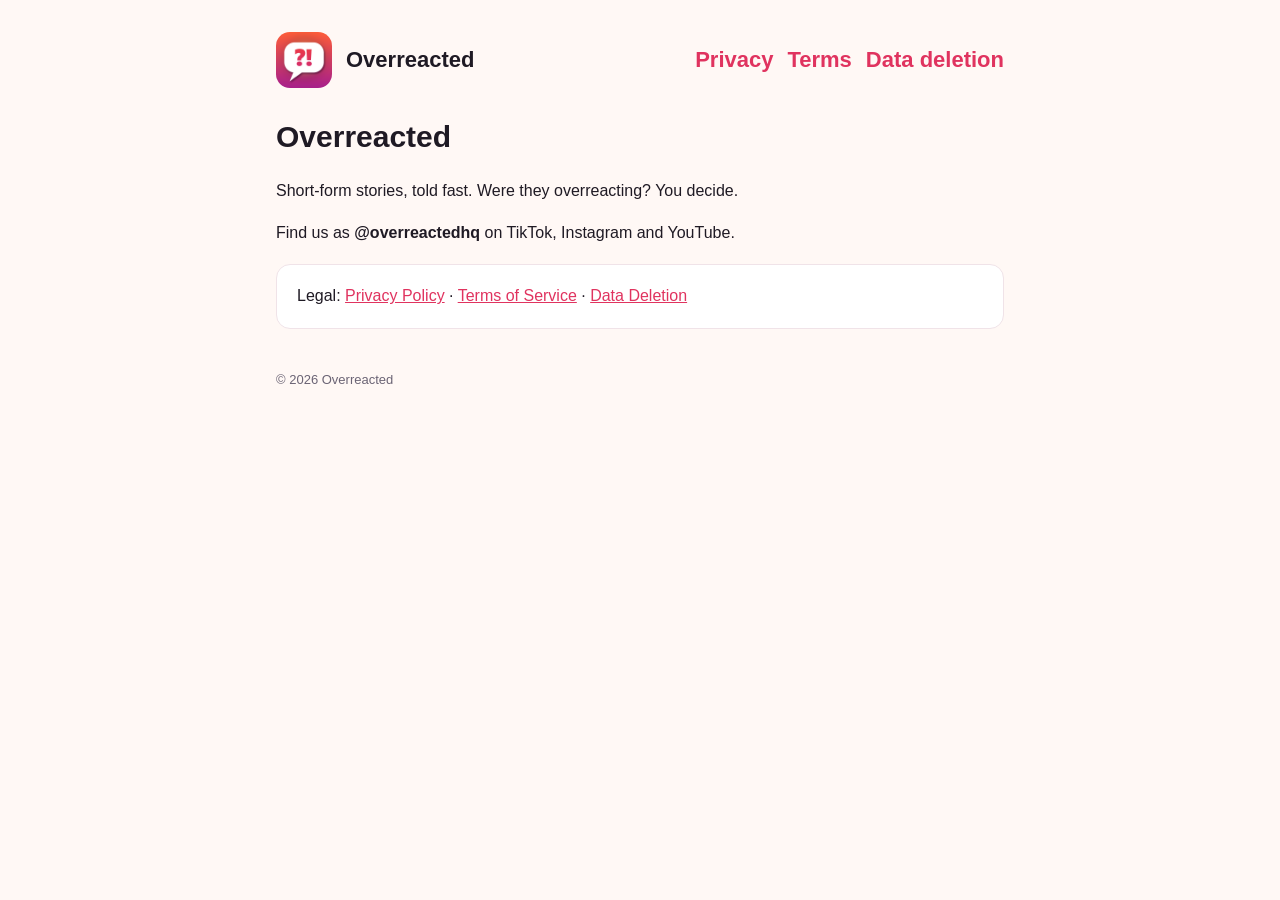
<file: index.html>
<!doctype html>
<html lang="en">
<head>
<meta charset="utf-8"><meta name="viewport" content="width=device-width, initial-scale=1">
<title>Overreacted</title>
<link rel="stylesheet" href="style.css"><link rel="icon" href="icon.png">
</head>
<body><main>
<header><img src="icon.png" alt=""><a href="index.html">Overreacted</a>
<nav><a href="privacy.html">Privacy</a><a href="terms.html">Terms</a><a href="data-deletion.html">Data deletion</a></nav></header>
<h1>Overreacted</h1>
<p>Short-form stories, told fast. Were they overreacting? You decide.</p>
<p>Find us as <b>@overreactedhq</b> on TikTok, Instagram and YouTube.</p>
<div class="card">
<p style="margin:0">Legal: <a href="privacy.html">Privacy Policy</a> · <a href="terms.html">Terms of Service</a> · <a href="data-deletion.html">Data Deletion</a></p>
</div>
<footer>© 2026 Overreacted</footer>
</main></body>
</html>
</file>
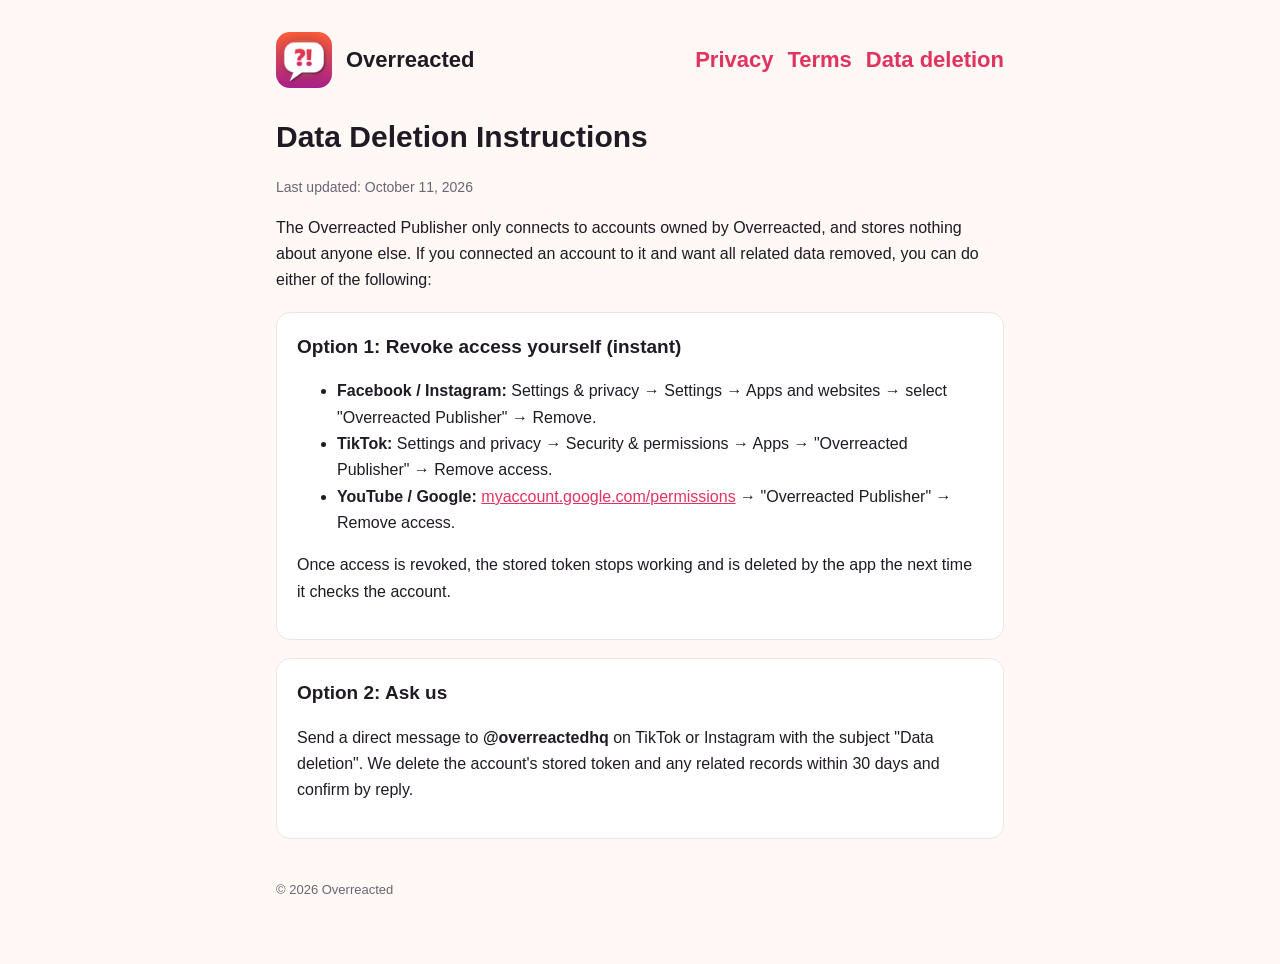
<file: data-deletion.html>
<!doctype html>
<html lang="en">
<head>
<meta charset="utf-8"><meta name="viewport" content="width=device-width, initial-scale=1">
<title>Data Deletion · Overreacted</title>
<link rel="stylesheet" href="style.css"><link rel="icon" href="icon.png">
</head>
<body><main>
<header><img src="icon.png" alt=""><a href="index.html">Overreacted</a>
<nav><a href="privacy.html">Privacy</a><a href="terms.html">Terms</a><a href="data-deletion.html">Data deletion</a></nav></header>

<h1>Data Deletion Instructions</h1>
<p class="updated">Last updated: October 11, 2026</p>

<p>The Overreacted Publisher only connects to accounts owned by Overreacted, and stores nothing about anyone else. If you
connected an account to it and want all related data removed, you can do either of the following:</p>

<div class="card">
<h2 style="margin-top:0">Option 1: Revoke access yourself (instant)</h2>
<ul>
<li><b>Facebook / Instagram:</b> Settings &amp; privacy → Settings → Apps and websites → select "Overreacted Publisher" → Remove.</li>
<li><b>TikTok:</b> Settings and privacy → Security &amp; permissions → Apps → "Overreacted Publisher" → Remove access.</li>
<li><b>YouTube / Google:</b> <a href="https://myaccount.google.com/permissions">myaccount.google.com/permissions</a> → "Overreacted Publisher" → Remove access.</li>
</ul>
<p>Once access is revoked, the stored token stops working and is deleted by the app the next time it checks the account.</p>
</div>

<div class="card">
<h2 style="margin-top:0">Option 2: Ask us</h2>
<p>Send a direct message to <b>@overreactedhq</b> on TikTok or Instagram with the subject "Data deletion". We delete the
account's stored token and any related records within 30 days and confirm by reply.</p>
</div>

<footer>© 2026 Overreacted</footer>
</main></body>
</html>
</file>
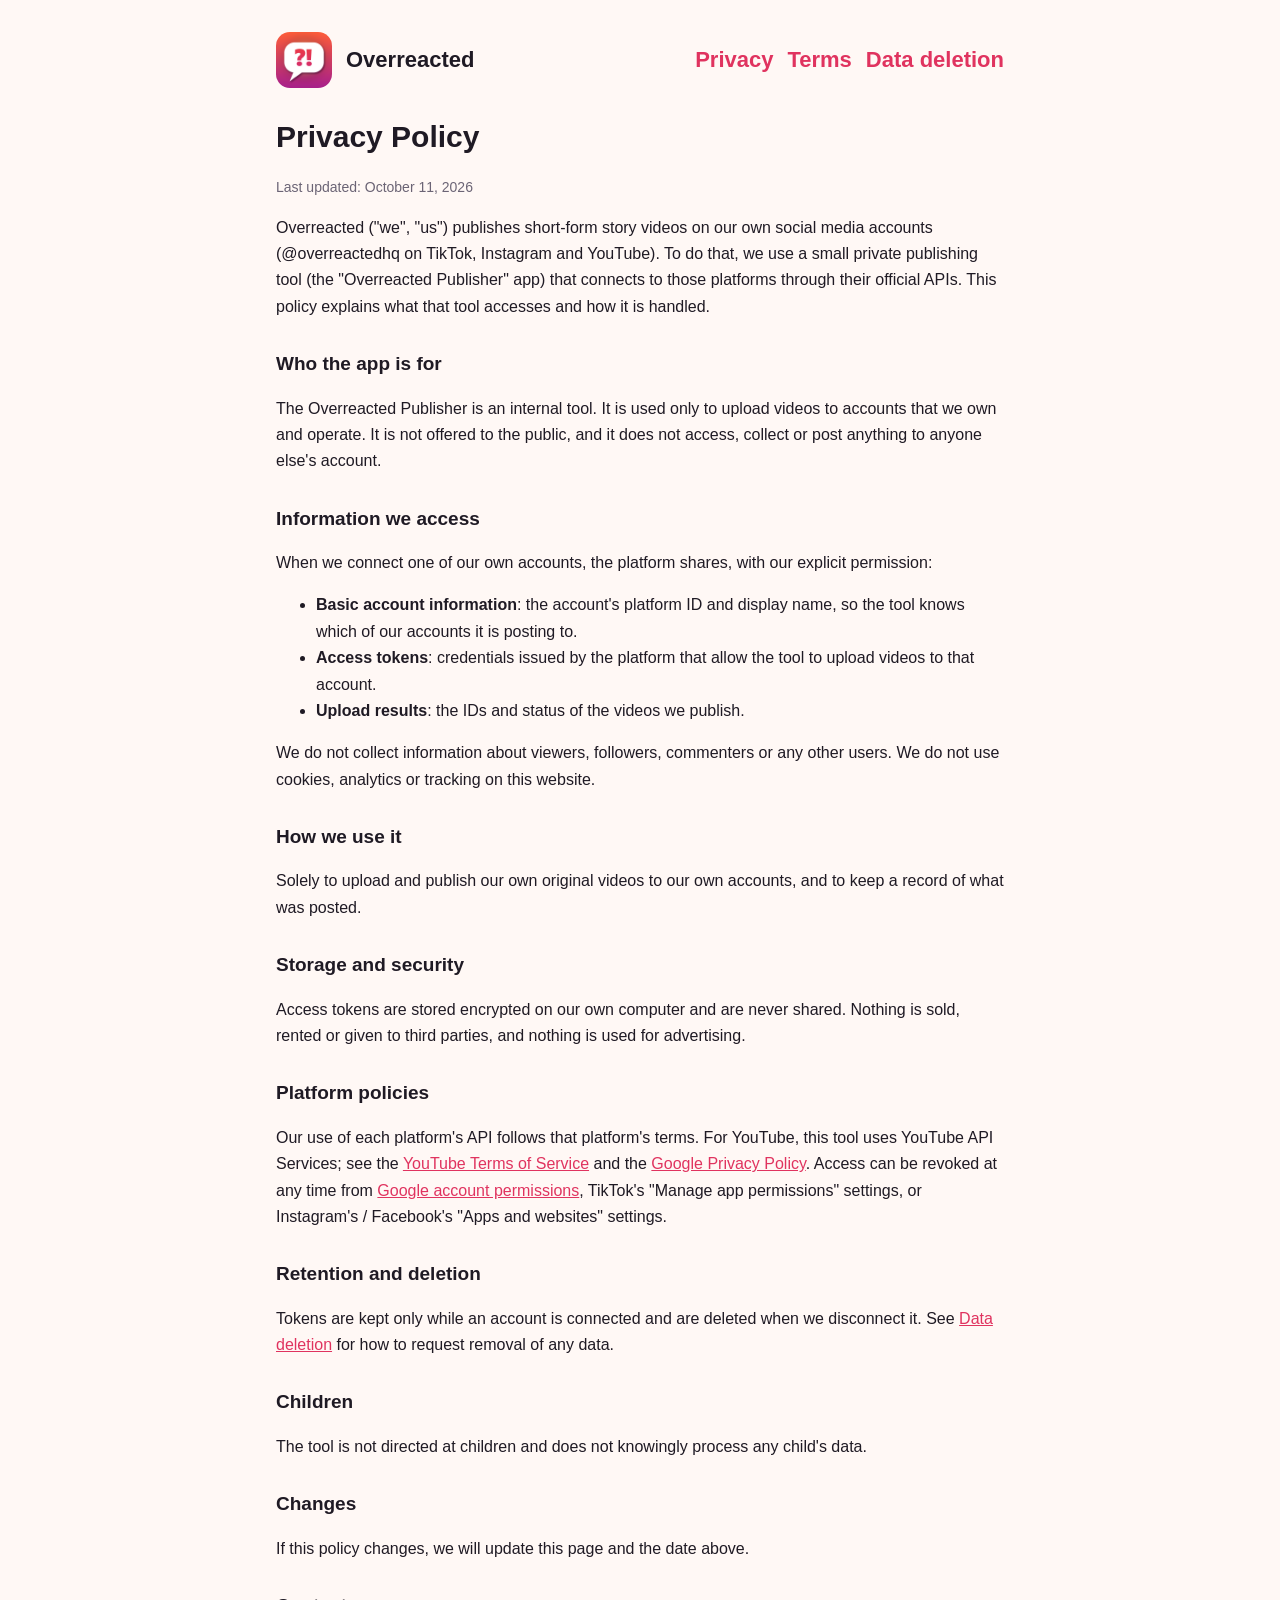
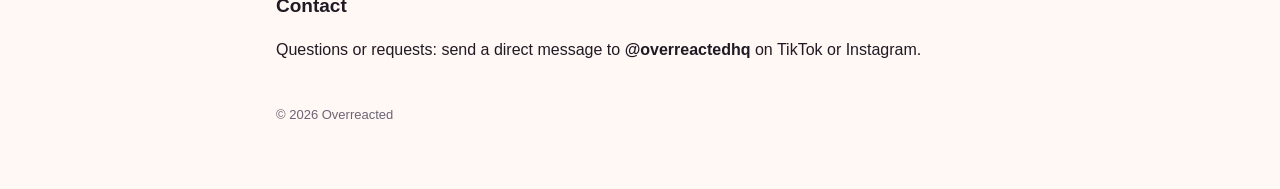
<file: privacy.html>
<!doctype html>
<html lang="en">
<head>
<meta charset="utf-8"><meta name="viewport" content="width=device-width, initial-scale=1">
<title>Privacy Policy · Overreacted</title>
<link rel="stylesheet" href="style.css"><link rel="icon" href="icon.png">
</head>
<body><main>
<header><img src="icon.png" alt=""><a href="index.html">Overreacted</a>
<nav><a href="privacy.html">Privacy</a><a href="terms.html">Terms</a><a href="data-deletion.html">Data deletion</a></nav></header>

<h1>Privacy Policy</h1>
<p class="updated">Last updated: October 11, 2026</p>

<p>Overreacted ("we", "us") publishes short-form story videos on our own social media accounts (@overreactedhq on TikTok,
Instagram and YouTube). To do that, we use a small private publishing tool (the "Overreacted Publisher" app) that connects to
those platforms through their official APIs. This policy explains what that tool accesses and how it is handled.</p>

<h2>Who the app is for</h2>
<p>The Overreacted Publisher is an internal tool. It is used only to upload videos to accounts that we own and operate. It is
not offered to the public, and it does not access, collect or post anything to anyone else's account.</p>

<h2>Information we access</h2>
<p>When we connect one of our own accounts, the platform shares, with our explicit permission:</p>
<ul>
<li><b>Basic account information</b>: the account's platform ID and display name, so the tool knows which of our accounts it is posting to.</li>
<li><b>Access tokens</b>: credentials issued by the platform that allow the tool to upload videos to that account.</li>
<li><b>Upload results</b>: the IDs and status of the videos we publish.</li>
</ul>
<p>We do not collect information about viewers, followers, commenters or any other users. We do not use cookies, analytics
or tracking on this website.</p>

<h2>How we use it</h2>
<p>Solely to upload and publish our own original videos to our own accounts, and to keep a record of what was posted.</p>

<h2>Storage and security</h2>
<p>Access tokens are stored encrypted on our own computer and are never shared. Nothing is sold, rented or given to third parties,
and nothing is used for advertising.</p>

<h2>Platform policies</h2>
<p>Our use of each platform's API follows that platform's terms. For YouTube, this tool uses YouTube API Services; see the
<a href="https://www.youtube.com/t/terms">YouTube Terms of Service</a> and the
<a href="https://policies.google.com/privacy">Google Privacy Policy</a>. Access can be revoked at any time from
<a href="https://myaccount.google.com/permissions">Google account permissions</a>, TikTok's "Manage app permissions" settings,
or Instagram's / Facebook's "Apps and websites" settings.</p>

<h2>Retention and deletion</h2>
<p>Tokens are kept only while an account is connected and are deleted when we disconnect it. See
<a href="data-deletion.html">Data deletion</a> for how to request removal of any data.</p>

<h2>Children</h2>
<p>The tool is not directed at children and does not knowingly process any child's data.</p>

<h2>Changes</h2>
<p>If this policy changes, we will update this page and the date above.</p>

<h2>Contact</h2>
<p>Questions or requests: send a direct message to <b>@overreactedhq</b> on TikTok or Instagram.</p>

<footer>© 2026 Overreacted</footer>
</main></body>
</html>
</file>
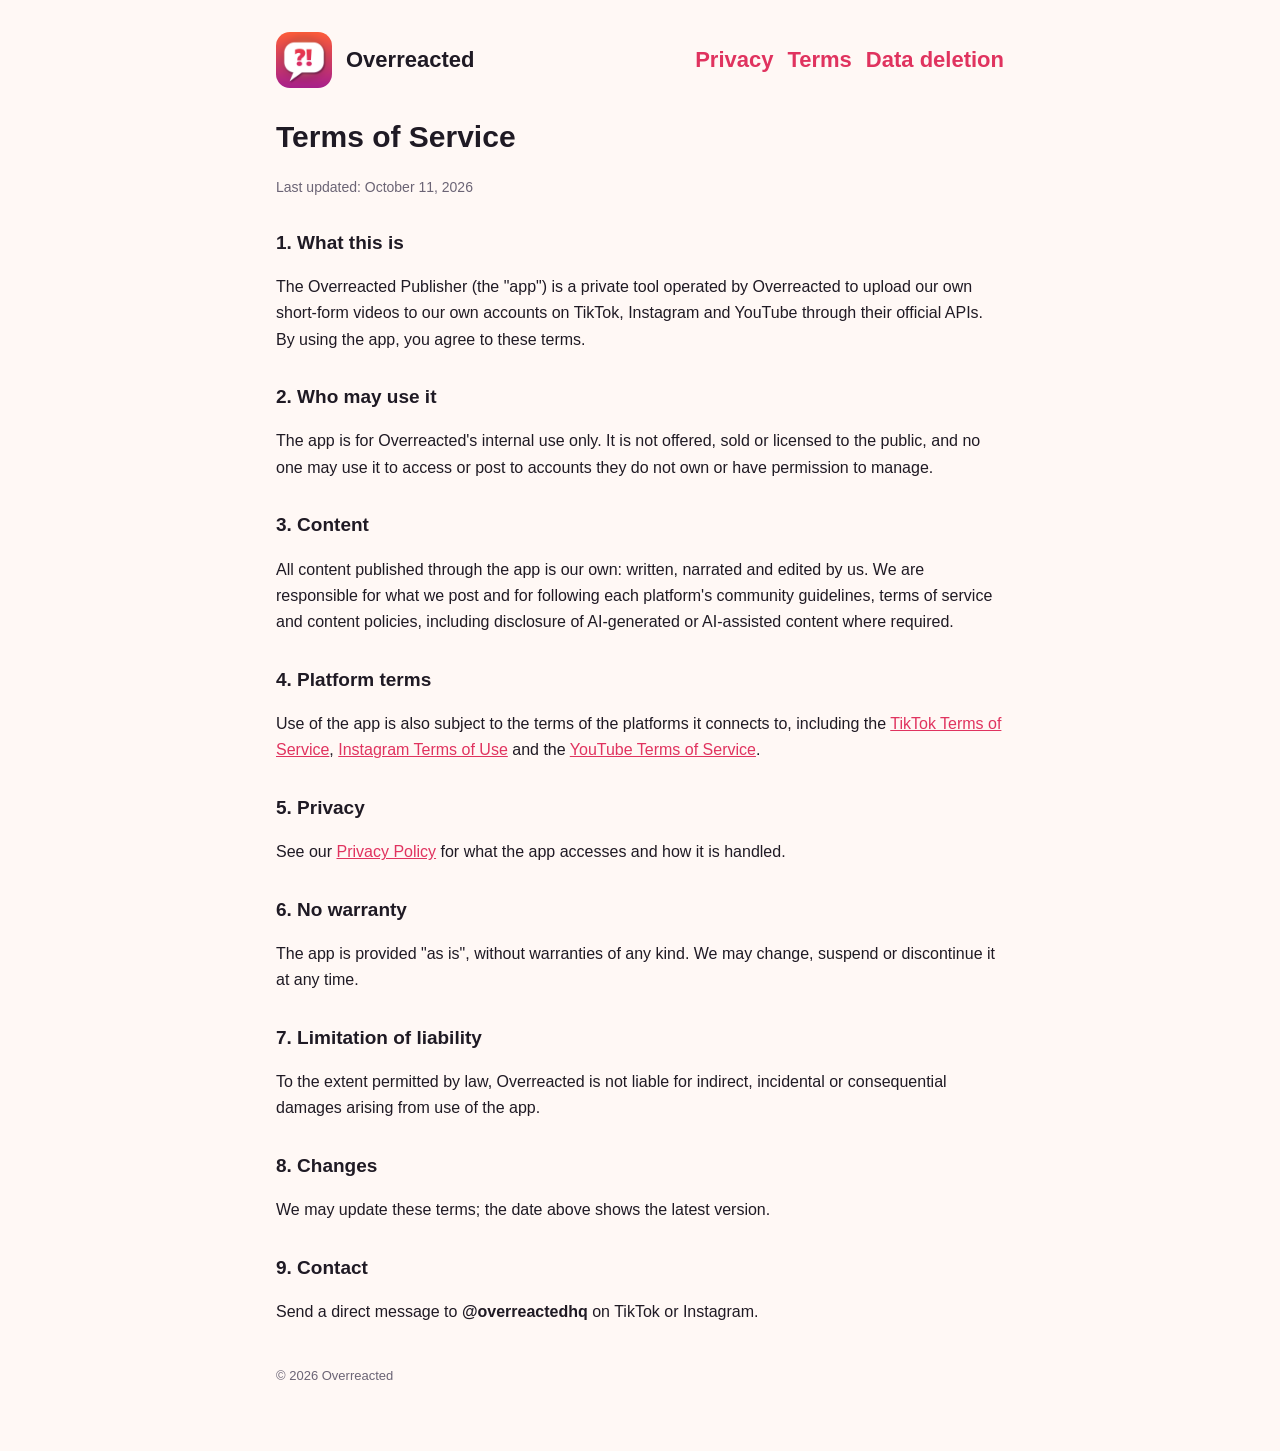
<file: terms.html>
<!doctype html>
<html lang="en">
<head>
<meta charset="utf-8"><meta name="viewport" content="width=device-width, initial-scale=1">
<title>Terms of Service · Overreacted</title>
<link rel="stylesheet" href="style.css"><link rel="icon" href="icon.png">
</head>
<body><main>
<header><img src="icon.png" alt=""><a href="index.html">Overreacted</a>
<nav><a href="privacy.html">Privacy</a><a href="terms.html">Terms</a><a href="data-deletion.html">Data deletion</a></nav></header>

<h1>Terms of Service</h1>
<p class="updated">Last updated: October 11, 2026</p>

<h2>1. What this is</h2>
<p>The Overreacted Publisher (the "app") is a private tool operated by Overreacted to upload our own short-form videos to our own
accounts on TikTok, Instagram and YouTube through their official APIs. By using the app, you agree to these terms.</p>

<h2>2. Who may use it</h2>
<p>The app is for Overreacted's internal use only. It is not offered, sold or licensed to the public, and no one may use it to
access or post to accounts they do not own or have permission to manage.</p>

<h2>3. Content</h2>
<p>All content published through the app is our own: written, narrated and edited by us. We are responsible for what we post
and for following each platform's community guidelines, terms of service and content policies, including disclosure of
AI-generated or AI-assisted content where required.</p>

<h2>4. Platform terms</h2>
<p>Use of the app is also subject to the terms of the platforms it connects to, including the
<a href="https://www.tiktok.com/legal/page/us/terms-of-service/en">TikTok Terms of Service</a>,
<a href="https://help.instagram.com/581066165581870">Instagram Terms of Use</a> and the
<a href="https://www.youtube.com/t/terms">YouTube Terms of Service</a>.</p>

<h2>5. Privacy</h2>
<p>See our <a href="privacy.html">Privacy Policy</a> for what the app accesses and how it is handled.</p>

<h2>6. No warranty</h2>
<p>The app is provided "as is", without warranties of any kind. We may change, suspend or discontinue it at any time.</p>

<h2>7. Limitation of liability</h2>
<p>To the extent permitted by law, Overreacted is not liable for indirect, incidental or consequential damages arising from use of the app.</p>

<h2>8. Changes</h2>
<p>We may update these terms; the date above shows the latest version.</p>

<h2>9. Contact</h2>
<p>Send a direct message to <b>@overreactedhq</b> on TikTok or Instagram.</p>

<footer>© 2026 Overreacted</footer>
</main></body>
</html>
</file>
<file: style.css>
:root { --bg: #fff8f5; --text: #1f1a24; --muted: #6b6475; --accent: #e0335f; --card: #ffffff; --line: #f0e3e8; }
@media (prefers-color-scheme: dark) { :root { --bg: #151019; --text: #f2edf5; --muted: #a79fb2; --accent: #ff6b8b; --card: #1e1724; --line: #2e2436; } }
* { box-sizing: border-box; }
body { margin: 0; background: var(--bg); color: var(--text); font: 16px/1.65 -apple-system, "Segoe UI", Roboto, Helvetica, Arial, sans-serif; }
main { max-width: 760px; margin: 0 auto; padding: 32px 16px 64px; }
header { display: flex; align-items: center; gap: 14px; margin-bottom: 24px; }
header img { width: 56px; height: 56px; border-radius: 14px; }
header a { color: var(--text); text-decoration: none; font-weight: 800; font-size: 22px; }
nav { margin-left: auto; display: flex; gap: 14px; flex-wrap: wrap; font-size: 14px; }
nav a, a { color: var(--accent); }
h1 { font-size: 30px; margin: 8px 0 4px; } h2 { font-size: 19px; margin: 28px 0 6px; }
.updated { color: var(--muted); font-size: 14px; }
.card { background: var(--card); border: 1px solid var(--line); border-radius: 14px; padding: 18px 20px; margin-top: 18px; }
footer { margin-top: 40px; color: var(--muted); font-size: 13px; }
@media (max-width: 560px) { header { flex-wrap: wrap; } nav { margin-left: 0; width: 100%; } }
</file>
